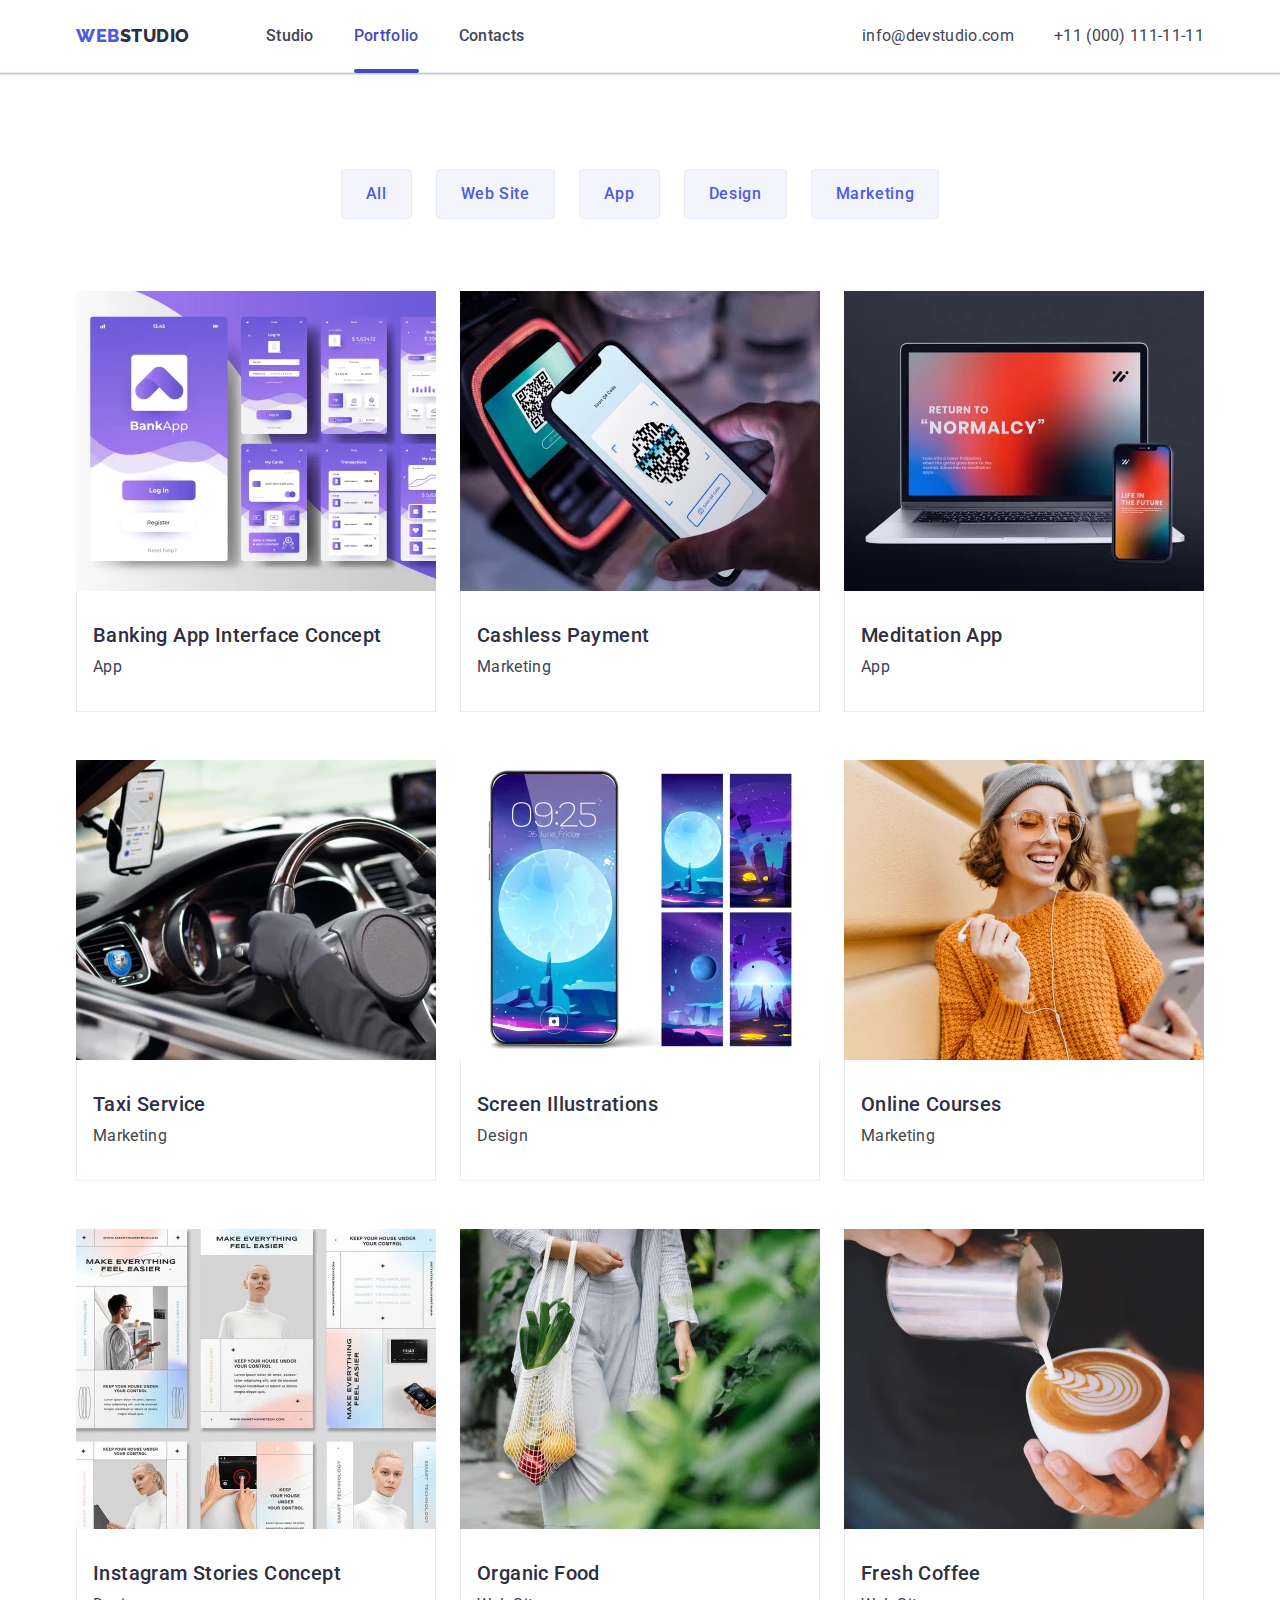
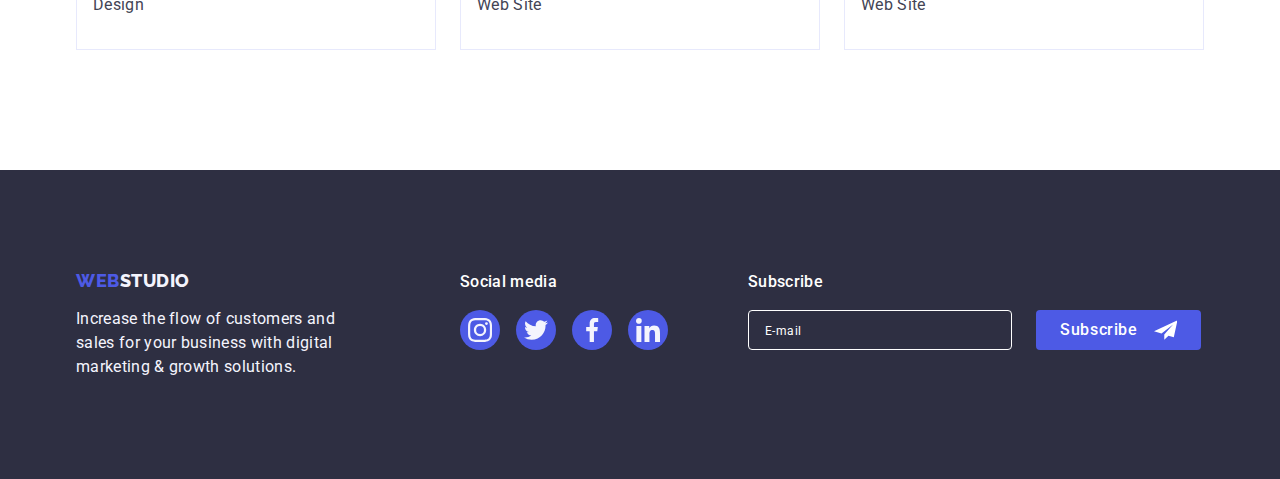
<file: portfolio.html>
<!DOCTYPE html>
<html lang="en">
  <head>
    <meta charset="UTF-8" />
    <meta http-equiv="X-UA-Compatible" content="IE=edge" />
    <meta name="viewport" content="width=device-width, initial-scale=1.0" />
    <meta
      name="description"
      content="Lorem ipsum, dolor sit amet consectetur adipisicing elit. Libero vitae recusandae harum. Lorem ipsum, dolor sit amet consectetur adipisicing elit."
    />
    <title>Portfolio</title>
    <link
      rel="stylesheet"
      href="https://cdn.jsdelivr.net/npm/modern-normalize@1.1.0/modern-normalize.min.css"
    />
    <link rel="preconnect" href="https://fonts.googleapis.com" />
    <link rel="preconnect" href="https://fonts.gstatic.com" crossorigin />
    <link
      href="https://fonts.googleapis.com/css2?family=Raleway:wght@800&family=Roboto:wght@400;500;700;900&display=swap"
      rel="stylesheet"
    />
    <link rel="stylesheet" href="./css/styles.css" />
  </head>
  <body>
    <!-- Header -->
    <header class="header">
      <div class="container container-nav">
        <!-- Logo -->
        <a class="link logo" href="./index.html">
          Web<span class="logo-dark">Studio</span>
        </a>
        <!-- Navigation -->
        <nav class="main-nav">
          <ul class="site-nav list">
            <li class="item">
              <a class="link" href="./index.html">Studio</a>
            </li>
            <li class="item">
              <a class="link current" href="./portfolio.html">Portfolio</a>
            </li>
            <li class="item">
              <a class="link" href="">Contacts</a>
            </li>
          </ul>
        </nav>
        <!-- Contacts -->
        <address class="container-address address">
          <ul class="address-list list">
            <li class="address-list-item">
              <a class="link" href="mailto:info@devstudio.com"
                >info@devstudio.com
              </a>
            </li>
            <li class="address-list-item">
              <a class="link" href="tel:+110001111111">+11 (000) 111-11-11</a>
            </li>
          </ul>
        </address>
        <!-- Mobile menu -->
        <button
          class="menu-toggle js-open-menu"
          aria-expanded="false"
          aria-controls="mobile-menu"
        >
          <svg class="menu-toggle-icon" width="32" height="22">
            <use href="./images/icon.svg#mobile-menu-icon"></use>
          </svg>
        </button>
      </div>
    </header>
    <main>
      <section class="portfolio-section section">
        <!-- Page filter -->
        <div class="container">
          <h1 class="section-title visually-hidden">Page Filter</h1>
          <ul class="filter-list list">
            <li>
              <button class="portfolio-button button" type="button">All</button>
            </li>
            <li>
              <button class="portfolio-button button" type="button">
                Web Site
              </button>
            </li>
            <li>
              <button class="portfolio-button button" type="button">App</button>
            </li>
            <li>
              <button class="portfolio-button button" type="button">
                Design
              </button>
            </li>
            <li>
              <button class="portfolio-button button" type="button">
                Marketing
              </button>
            </li>
          </ul>
          <!-- Work examples -->
          <ul class="portfolio-list list">
            <li class="portfolio-item">
              <a class="portfolio-link link" href="">
                <div class="product-wrapper">
                  <picture>
                    <!-- webp -->
                    <source
                      media="(min-width: 1158px)"
                      srcset="
                        ./images/portfolio-images/desctop/work-example1_desc@1x.webp 1x,
                        ./images/portfolio-images/desctop/work-example1_desc@2x.webp 2x
                      "
                      type="image/webp"
                    />
                    <!-- jpeg -->
                    <source
                      media="(min-width: 1158px)"
                      srcset="
                        ./images/portfolio-images/desctop/work-example1_desc@1x.jpg 1x,
                        ./images/portfolio-images/desctop/work-example1_desc@2x.jpg 2x
                      "
                      type="image/jpg"
                    />
                    <!-- webp -->
                    <source
                      media="(min-width: 768px)"
                      srcset="
                        ./images/portfolio-images/tablet/work-example1_tab@1x.webp 1x,
                        ./images/portfolio-images/tablet/work-example1_tab@2x.webp 2x
                      "
                      type="image/webp"
                    />
                    <!-- jpeg -->
                    <source
                      media="(min-width: 768px)"
                      srcset="
                        ./images/portfolio-images/tablet/work-example1_tab@1x.jpg 1x,
                        ./images/portfolio-images/tablet/work-example1_tab@2x.jpg 2x
                      "
                      type="image/jpg"
                    />
                    <!-- webp -->
                    <source
                      media="(max-width: 767px)"
                      srcset="
                        ./images/portfolio-images/mobile/work-example1_mob@1x.webp 1x,
                        ./images/portfolio-images/mobile/work-example1_mob@2x.webp 2x
                      "
                      type="image/webp"
                    />
                    <!-- jpeg -->
                    <source
                      media="(max-width: 767px)"
                      srcset="
                        ./images/portfolio-images/mobile/work-example1_mob@1x.jpg 1x,
                        ./images/portfolio-images/mobile/work-example1_mob@2x.jpg 2x
                      "
                      type="image/jpg"
                    />
                    <img
                      src="./images/portfolio-images/mobile/work-example1_mob@1x.jpg"
                      alt="Example of a banking app interface"
                      width="396"
                      height="300"
                      loading="lazy"
                    />
                  </picture>
                  <div class="overlay">
                    <p class="overlay-descr">
                      14 Stylish and User-Friendly App Design Concepts · Task
                      Manager App · Calorie Tracker App · Exotic Fruit Ecommerce
                      App · Cloud Storage App
                    </p>
                  </div>
                </div>
                <div class="portfolio-descr">
                  <h2 class="portfolio-sub-title">
                    Banking App Interface Concept
                  </h2>
                  <p class="portfolio-work-descr">App</p>
                </div>
              </a>
            </li>
            <li class="portfolio-item">
              <a class="portfolio-link link" href="">
                <div class="product-wrapper">
                  <picture>
                    <!-- webp -->
                    <source
                      media="(min-width: 1158px)"
                      srcset="
                        ./images/portfolio-images/desctop/work-example2_desc@1x.webp 1x,
                        ./images/portfolio-images/desctop/work-example2_desc@2x.webp 2x
                      "
                      type="image/webp"
                    />
                    <!-- jpeg -->
                    <source
                      media="(min-width: 1158px)"
                      srcset="
                        ./images/portfolio-images/desctop/work-example2_desc@1x.jpg 1x,
                        ./images/portfolio-images/desctop/work-example2_desc@2x.jpg 2x
                      "
                      type="image/jpg"
                    />
                    <!-- webp -->
                    <source
                      media="(min-width: 768px)"
                      srcset="
                        ./images/portfolio-images/tablet/work-example2_tab@1x.webp 1x,
                        ./images/portfolio-images/tablet/work-example2_tab@2x.webp 2x
                      "
                      type="image/webp"
                    />
                    <!-- jpeg -->
                    <source
                      media="(min-width: 768px)"
                      srcset="
                        ./images/portfolio-images/tablet/work-example2_tab@1x.jpg 1x,
                        ./images/portfolio-images/tablet/work-example2_tab@2x.jpg 2x
                      "
                      type="image/jpg"
                    />
                    <!-- webp -->
                    <source
                      media="(max-width: 767px)"
                      srcset="
                        ./images/portfolio-images/mobile/work-example2_mob@1x.webp 1x,
                        ./images/portfolio-images/mobile/work-example2_mob@2x.webp 2x
                      "
                      type="image/webp"
                    />
                    <!-- jpeg -->
                    <source
                      media="(max-width: 767px)"
                      srcset="
                        ./images/portfolio-images/mobile/work-example2_mob@1x.jpg 1x,
                        ./images/portfolio-images/mobile/work-example2_mob@2x.jpg 2x
                      "
                      type="image/jpg"
                    />
                    <img
                      src="./images/portfolio-images/mobile/work-example2_mob@1x.jpg"
                      alt="Example of a banking app interface"
                      width="396"
                      height="300"
                      loading="lazy"
                    />
                  </picture>
                  <div class="overlay">
                    <p class="overlay-descr">
                      14 Stylish and User-Friendly App Design Concepts · Task
                      Manager App · Calorie Tracker App · Exotic Fruit Ecommerce
                      App · Cloud Storage App
                    </p>
                  </div>
                </div>
                <div class="portfolio-descr">
                  <h2 class="portfolio-sub-title">Cashless Payment</h2>
                  <p class="portfolio-work-descr">Marketing</p>
                </div>
              </a>
            </li>
            <li class="portfolio-item">
              <a class="portfolio-link link" href="">
                <div class="product-wrapper">
                  <picture>
                    <!-- webp -->
                    <source
                      media="(min-width: 1158px)"
                      srcset="
                        ./images/portfolio-images/desctop/work-example3_desc@1x.webp 1x,
                        ./images/portfolio-images/desctop/work-example3_desc@2x.webp 2x
                      "
                      type="image/webp"
                    />
                    <!-- jpeg -->
                    <source
                      media="(min-width: 1158px)"
                      srcset="
                        ./images/portfolio-images/desctop/work-example3_desc@1x.jpg 1x,
                        ./images/portfolio-images/desctop/work-example3_desc@2x.jpg 2x
                      "
                      type="image/jpg"
                    />
                    <!-- webp -->
                    <source
                      media="(min-width: 768px)"
                      srcset="
                        ./images/portfolio-images/tablet/work-example3_tab@1x.webp 1x,
                        ./images/portfolio-images/tablet/work-example3_tab@2x.webp 2x
                      "
                      type="image/webp"
                    />
                    <!-- jpeg -->
                    <source
                      media="(min-width: 768px)"
                      srcset="
                        ./images/portfolio-images/tablet/work-example3_tab@1x.jpg 1x,
                        ./images/portfolio-images/tablet/work-example3_tab@2x.jpg 2x
                      "
                      type="image/jpg"
                    />
                    <!-- webp -->
                    <source
                      media="(max-width: 767px)"
                      srcset="
                        ./images/portfolio-images/mobile/work-example3_mob@1x.webp 1x,
                        ./images/portfolio-images/mobile/work-example3_mob@2x.webp 2x
                      "
                      type="image/webp"
                    />
                    <!-- jpeg -->
                    <source
                      media="(max-width: 767px)"
                      srcset="
                        ./images/portfolio-images/mobile/work-example3_mob@1x.jpg 1x,
                        ./images/portfolio-images/mobile/work-example3_mob@2x.jpg 2x
                      "
                      type="image/jpg"
                    />
                    <img
                      src="./images/portfolio-images/mobile/work-example3_mob@1x.jpg"
                      alt="Example of a banking app interface"
                      width="396"
                      height="300"
                      loading="lazy"
                    />
                  </picture>
                  <div class="overlay">
                    <p class="overlay-descr">
                      14 Stylish and User-Friendly App Design Concepts · Task
                      Manager App · Calorie Tracker App · Exotic Fruit Ecommerce
                      App · Cloud Storage App
                    </p>
                  </div>
                </div>
                <div class="portfolio-descr">
                  <h2 class="portfolio-sub-title">Meditation App</h2>
                  <p class="portfolio-work-descr">App</p>
                </div>
              </a>
            </li>
            <li class="portfolio-item">
              <a class="portfolio-link link" href="">
                <div class="product-wrapper">
                  <picture>
                    <!-- webp -->
                    <source
                      media="(min-width: 1158px)"
                      srcset="
                        ./images/portfolio-images/desctop/work-example4_desc@1x.webp 1x,
                        ./images/portfolio-images/desctop/work-example4_desc@2x.webp 2x
                      "
                      type="image/webp"
                    />
                    <!-- jpeg -->
                    <source
                      media="(min-width: 1158px)"
                      srcset="
                        ./images/portfolio-images/desctop/work-example4_desc@1x.jpg 1x,
                        ./images/portfolio-images/desctop/work-example4_desc@2x.jpg 2x
                      "
                      type="image/jpg"
                    />
                    <!-- webp -->
                    <source
                      media="(min-width: 768px)"
                      srcset="
                        ./images/portfolio-images/tablet/work-example4_tab@1x.webp 1x,
                        ./images/portfolio-images/tablet/work-example4_tab@2x.webp 2x
                      "
                      type="image/webp"
                    />
                    <!-- jpeg -->
                    <source
                      media="(min-width: 768px)"
                      srcset="
                        ./images/portfolio-images/tablet/work-example4_tab@1x.jpg 1x,
                        ./images/portfolio-images/tablet/work-example4_tab@2x.jpg 2x
                      "
                      type="image/jpg"
                    />
                    <!-- webp -->
                    <source
                      media="(max-width: 767px)"
                      srcset="
                        ./images/portfolio-images/mobile/work-example4_mob@1x.webp 1x,
                        ./images/portfolio-images/mobile/work-example4_mob@2x.webp 2x
                      "
                      type="image/webp"
                    />
                    <!-- jpeg -->
                    <source
                      media="(max-width: 767px)"
                      srcset="
                        ./images/portfolio-images/mobile/work-example4_mob@1x.jpg 1x,
                        ./images/portfolio-images/mobile/work-example4_mob@2x.jpg 2x
                      "
                      type="image/jpg"
                    />
                    <img
                      src="./images/portfolio-images/mobile/work-example4_mob@1x.jpg"
                      alt="Example of a banking app interface"
                      width="396"
                      height="300"
                      loading="lazy"
                    />
                  </picture>
                  <div class="overlay">
                    <p class="overlay-descr">
                      14 Stylish and User-Friendly App Design Concepts · Task
                      Manager App · Calorie Tracker App · Exotic Fruit Ecommerce
                      App · Cloud Storage App
                    </p>
                  </div>
                </div>
                <div class="portfolio-descr">
                  <h2 class="portfolio-sub-title">Taxi Service</h2>
                  <p class="portfolio-work-descr">Marketing</p>
                </div>
              </a>
            </li>
            <li class="portfolio-item">
              <a class="portfolio-link link" href="">
                <div class="product-wrapper">
                  <picture>
                    <!-- webp -->
                    <source
                      media="(min-width: 1158px)"
                      srcset="
                        ./images/portfolio-images/desctop/work-example5_desc@1x.webp 1x,
                        ./images/portfolio-images/desctop/work-example5_desc@2x.webp 2x
                      "
                      type="image/webp"
                    />
                    <!-- jpeg -->
                    <source
                      media="(min-width: 1158px)"
                      srcset="
                        ./images/portfolio-images/desctop/work-example5_desc@1x.jpg 1x,
                        ./images/portfolio-images/desctop/work-example5_desc@2x.jpg 2x
                      "
                      type="image/jpg"
                    />
                    <!-- webp -->
                    <source
                      media="(min-width: 768px)"
                      srcset="
                        ./images/portfolio-images/tablet/work-example5_tab@1x.webp 1x,
                        ./images/portfolio-images/tablet/work-example5_tab@2x.webp 2x
                      "
                      type="image/webp"
                    />
                    <!-- jpeg -->
                    <source
                      media="(min-width: 768px)"
                      srcset="
                        ./images/portfolio-images/tablet/work-example5_tab@1x.jpg 1x,
                        ./images/portfolio-images/tablet/work-example5_tab@2x.jpg 2x
                      "
                      type="image/jpg"
                    />
                    <!-- webp -->
                    <source
                      media="(max-width: 767px)"
                      srcset="
                        ./images/portfolio-images/mobile/work-example5_mob@1x.webp 1x,
                        ./images/portfolio-images/mobile/work-example5_mob@2x.webp 2x
                      "
                      type="image/webp"
                    />
                    <!-- jpeg -->
                    <source
                      media="(max-width: 767px)"
                      srcset="
                        ./images/portfolio-images/mobile/work-example5_mob@1x.jpg 1x,
                        ./images/portfolio-images/mobile/work-example5_mob@2x.jpg 2x
                      "
                      type="image/jpg"
                    />
                    <img
                      src="./images/portfolio-images/mobile/work-example5_mob@1x.jpg"
                      alt="Example of a banking app interface"
                      width="396"
                      height="300"
                      loading="lazy"
                    />
                  </picture>
                  <div class="overlay">
                    <p class="overlay-descr">
                      14 Stylish and User-Friendly App Design Concepts · Task
                      Manager App · Calorie Tracker App · Exotic Fruit Ecommerce
                      App · Cloud Storage App
                    </p>
                  </div>
                </div>
                <div class="portfolio-descr">
                  <h2 class="portfolio-sub-title">Screen Illustrations</h2>
                  <p class="portfolio-work-descr">Design</p>
                </div>
              </a>
            </li>
            <li class="portfolio-item">
              <a class="portfolio-link link" href="">
                <div class="product-wrapper">
                  <picture>
                    <!-- webp -->
                    <source
                      media="(min-width: 1158px)"
                      srcset="
                        ./images/portfolio-images/desctop/work-example6_desc@1x.webp 1x,
                        ./images/portfolio-images/desctop/work-example6_desc@2x.webp 2x
                      "
                      type="image/webp"
                    />
                    <!-- jpeg -->
                    <source
                      media="(min-width: 1158px)"
                      srcset="
                        ./images/portfolio-images/desctop/work-example6_desc@1x.jpg 1x,
                        ./images/portfolio-images/desctop/work-example6_desc@2x.jpg 2x
                      "
                      type="image/jpg"
                    />
                    <!-- webp -->
                    <source
                      media="(min-width: 768px)"
                      srcset="
                        ./images/portfolio-images/tablet/work-example6_tab@1x.webp 1x,
                        ./images/portfolio-images/tablet/work-example6_tab@2x.webp 2x
                      "
                      type="image/webp"
                    />
                    <!-- jpeg -->
                    <source
                      media="(min-width: 768px)"
                      srcset="
                        ./images/portfolio-images/tablet/work-example6_tab@1x.jpg 1x,
                        ./images/portfolio-images/tablet/work-example6_tab@2x.jpg 2x
                      "
                      type="image/jpg"
                    />
                    <!-- webp -->
                    <source
                      media="(max-width: 767px)"
                      srcset="
                        ./images/portfolio-images/mobile/work-example6_mob@1x.webp 1x,
                        ./images/portfolio-images/mobile/work-example6_mob@2x.webp 2x
                      "
                      type="image/webp"
                    />
                    <!-- jpeg -->
                    <source
                      media="(max-width: 767px)"
                      srcset="
                        ./images/portfolio-images/mobile/work-example6_mob@1x.jpg 1x,
                        ./images/portfolio-images/mobile/work-example6_mob@2x.jpg 2x
                      "
                      type="image/jpg"
                    />
                    <img
                      src="./images/portfolio-images/mobile/work-example6_mob@1x.jpg"
                      alt="Example of a banking app interface"
                      width="396"
                      height="300"
                      loading="lazy"
                    />
                  </picture>
                  <div class="overlay">
                    <p class="overlay-descr">
                      14 Stylish and User-Friendly App Design Concepts · Task
                      Manager App · Calorie Tracker App · Exotic Fruit Ecommerce
                      App · Cloud Storage App
                    </p>
                  </div>
                </div>
                <div class="portfolio-descr">
                  <h2 class="portfolio-sub-title">Online Courses</h2>
                  <p class="portfolio-work-descr">Marketing</p>
                </div>
              </a>
            </li>
            <li class="portfolio-item">
              <a class="portfolio-link link" href="">
                <div class="product-wrapper">
                  <picture>
                    <!-- webp -->
                    <source
                      media="(min-width: 1158px)"
                      srcset="
                        ./images/portfolio-images/desctop/work-example7_desc@1x.webp 1x,
                        ./images/portfolio-images/desctop/work-example7_desc@2x.webp 2x
                      "
                      type="image/webp"
                    />
                    <!-- jpeg -->
                    <source
                      media="(min-width: 1158px)"
                      srcset="
                        ./images/portfolio-images/desctop/work-example7_desc@1x.jpg 1x,
                        ./images/portfolio-images/desctop/work-example7_desc@2x.jpg 2x
                      "
                      type="image/jpg"
                    />
                    <!-- webp -->
                    <source
                      media="(min-width: 768px)"
                      srcset="
                        ./images/portfolio-images/tablet/work-example7_tab@1x.webp 1x,
                        ./images/portfolio-images/tablet/work-example7_tab@2x.webp 2x
                      "
                      type="image/webp"
                    />
                    <!-- jpeg -->
                    <source
                      media="(min-width: 768px)"
                      srcset="
                        ./images/portfolio-images/tablet/work-example7_tab@1x.jpg 1x,
                        ./images/portfolio-images/tablet/work-example7_tab@2x.jpg 2x
                      "
                      type="image/jpg"
                    />
                    <!-- webp -->
                    <source
                      media="(max-width: 767px)"
                      srcset="
                        ./images/portfolio-images/mobile/work-example7_mob@1x.webp 1x,
                        ./images/portfolio-images/mobile/work-example7_mob@2x.webp 2x
                      "
                      type="image/webp"
                    />
                    <!-- jpeg -->
                    <source
                      media="(max-width: 767px)"
                      srcset="
                        ./images/portfolio-images/mobile/work-example7_mob@1x.jpg 1x,
                        ./images/portfolio-images/mobile/work-example7_mob@2x.jpg 2x
                      "
                      type="image/jpg"
                    />
                    <img
                      src="./images/portfolio-images/mobile/work-example7_mob@1x.jpg"
                      alt="Example of a banking app interface"
                      width="396"
                      height="300"
                      loading="lazy"
                    />
                  </picture>
                  <div class="overlay">
                    <p class="overlay-descr">
                      14 Stylish and User-Friendly App Design Concepts · Task
                      Manager App · Calorie Tracker App · Exotic Fruit Ecommerce
                      App · Cloud Storage App
                    </p>
                  </div>
                </div>
                <div class="portfolio-descr">
                  <h2 class="portfolio-sub-title">Instagram Stories Concept</h2>
                  <p class="portfolio-work-descr">Design</p>
                </div>
              </a>
            </li>
            <li class="portfolio-item">
              <a class="portfolio-link link" href="">
                <div class="product-wrapper">
                  <picture>
                    <!-- webp -->
                    <source
                      media="(min-width: 1158px)"
                      srcset="
                        ./images/portfolio-images/desctop/work-example8_desc@1x.webp 1x,
                        ./images/portfolio-images/desctop/work-example8_desc@2x.webp 2x
                      "
                      type="image/webp"
                    />
                    <!-- jpeg -->
                    <source
                      media="(min-width: 1158px)"
                      srcset="
                        ./images/portfolio-images/desctop/work-example8_desc@1x.jpg 1x,
                        ./images/portfolio-images/desctop/work-example8_desc@2x.jpg 2x
                      "
                      type="image/jpg"
                    />
                    <!-- webp -->
                    <source
                      media="(min-width: 768px)"
                      srcset="
                        ./images/portfolio-images/tablet/work-example8_tab@1x.webp 1x,
                        ./images/portfolio-images/tablet/work-example8_tab@2x.webp 2x
                      "
                      type="image/webp"
                    />
                    <!-- jpeg -->
                    <source
                      media="(min-width: 768px)"
                      srcset="
                        ./images/portfolio-images/tablet/work-example8_tab@1x.jpg 1x,
                        ./images/portfolio-images/tablet/work-example8_tab@2x.jpg 2x
                      "
                      type="image/jpg"
                    />
                    <!-- webp -->
                    <source
                      media="(max-width: 767px)"
                      srcset="
                        ./images/portfolio-images/mobile/work-example8_mob@1x.webp 1x,
                        ./images/portfolio-images/mobile/work-example8_mob@2x.webp 2x
                      "
                      type="image/webp"
                    />
                    <!-- jpeg -->
                    <source
                      media="(max-width: 767px)"
                      srcset="
                        ./images/portfolio-images/mobile/work-example8_mob@1x.jpg 1x,
                        ./images/portfolio-images/mobile/work-example8_mob@2x.jpg 2x
                      "
                      type="image/jpg"
                    />
                    <img
                      src="./images/portfolio-images/mobile/work-example8_mob@1x.jpg"
                      alt="Example of a banking app interface"
                      width="396"
                      height="300"
                      loading="lazy"
                    />
                  </picture>
                  <div class="overlay">
                    <p class="overlay-descr">
                      14 Stylish and User-Friendly App Design Concepts · Task
                      Manager App · Calorie Tracker App · Exotic Fruit Ecommerce
                      App · Cloud Storage App
                    </p>
                  </div>
                </div>
                <div class="portfolio-descr">
                  <h2 class="portfolio-sub-title">Organic Food</h2>
                  <p class="portfolio-work-descr">Web Site</p>
                </div>
              </a>
            </li>
            <li class="portfolio-item">
              <a class="portfolio-link link" href="">
                <div class="product-wrapper">
                  <picture>
                    <!-- webp -->
                    <source
                      media="(min-width: 1158px)"
                      srcset="
                        ./images/portfolio-images/desctop/work-example9_desc@1x.webp 1x,
                        ./images/portfolio-images/desctop/work-example9_desc@2x.webp 2x
                      "
                      type="image/webp"
                    />
                    <!-- jpeg -->
                    <source
                      media="(min-width: 1158px)"
                      srcset="
                        ./images/portfolio-images/desctop/work-example9_desc@1x.jpg 1x,
                        ./images/portfolio-images/desctop/work-example9_desc@2x.jpg 2x
                      "
                      type="image/jpg"
                    />
                    <!-- webp -->
                    <source
                      media="(min-width: 768px)"
                      srcset="
                        ./images/portfolio-images/tablet/work-example9_tab@1x.webp 1x,
                        ./images/portfolio-images/tablet/work-example9_tab@2x.webp 2x
                      "
                      type="image/webp"
                    />
                    <!-- jpeg -->
                    <source
                      media="(min-width: 768px)"
                      srcset="
                        ./images/portfolio-images/tablet/work-example9_tab@1x.jpg 1x,
                        ./images/portfolio-images/tablet/work-example9_tab@2x.jpg 2x
                      "
                      type="image/jpg"
                    />
                    <!-- webp -->
                    <source
                      media="(max-width: 767px)"
                      srcset="
                        ./images/portfolio-images/mobile/work-example9_mob@1x.webp 1x,
                        ./images/portfolio-images/mobile/work-example9_mob@2x.webp 2x
                      "
                      type="image/webp"
                    />
                    <!-- jpeg -->
                    <source
                      media="(max-width: 767px)"
                      srcset="
                        ./images/portfolio-images/mobile/work-example9_mob@1x.jpg 1x,
                        ./images/portfolio-images/mobile/work-example9_mob@2x.jpg 2x
                      "
                      type="image/jpg"
                    />
                    <img
                      src="./images/portfolio-images/mobile/work-example9_mob@1x.jpg"
                      alt="Example of a banking app interface"
                      width="396"
                      height="300"
                      loading="lazy"
                    />
                  </picture>
                  <div class="overlay">
                    <p class="overlay-descr">
                      14 Stylish and User-Friendly App Design Concepts · Task
                      Manager App · Calorie Tracker App · Exotic Fruit Ecommerce
                      App · Cloud Storage App
                    </p>
                  </div>
                </div>
                <div class="portfolio-descr">
                  <h2 class="portfolio-sub-title">Fresh Coffee</h2>
                  <p class="portfolio-work-descr">Web Site</p>
                </div>
              </a>
            </li>
          </ul>
        </div>
      </section>
    </main>
    <!-- Footer section -->
    <footer class="footer">
      <div class="footer-content tablet-container container">
        <div class="footer-logo-section">
          <a class="link logo" href="./index.html">
            Web<span class="logo-light">Studio</span>
          </a>
          <p class="footer-text">
            Increase the flow of customers and sales for your business with
            digital marketing & growth solutions.
          </p>
        </div>
        <div class="footer-socials-section">
          <p class="footer-header">Social media</p>
          <ul class="list footer-socials">
            <li class="footer-socials-item">
              <a class="link footer-socials-link" href="">
                <svg class="footer-socials-icon" width="24" height="24">
                  <use href="./images/icon.svg#instagram"></use>
                </svg>
              </a>
            </li>
            <li class="footer-socials-item">
              <a class="link footer-socials-link" href="">
                <svg class="footer-socials-icon" width="24" height="24">
                  <use href="./images/icon.svg#twitter"></use>
                </svg>
              </a>
            </li>
            <li class="footer-socials-item">
              <a class="link footer-socials-link" href="">
                <svg class="footer-socials-icon" width="24" height="24">
                  <use href="./images/icon.svg#facebook"></use>
                </svg>
              </a>
            </li>
            <li class="footer-socials-item">
              <a class="link footer-socials-link" href="">
                <svg class="footer-socials-icon" width="24" height="24">
                  <use href="./images/icon.svg#linkedin"></use>
                </svg>
              </a>
            </li>
          </ul>
        </div>
        <!-- Footer subscr -->
        <div class="footer-subscr-section">
          <p class="footer-header">Subscribe</p>
          <form class="newsletter-form">
            <label class="newsletter-form-field">
              <input
                class="newsletter-form-input"
                type="email"
                name="user_email"
                placeholder="E-mail"
              />
            </label>
            <button class="button newsletter-btn" type="submit">
              Subscribe
              <svg class="newsletter-icon" width="24" height="20">
                <use href="./images/icon.svg#newsletter-btn-icon"></use>
              </svg>
            </button>
          </form>
        </div>
      </div>
    </footer>
  </body>
</html>
</file>
<file: css/styles.css>
/*
  |============================
  | Root properties
  |============================
*/
:root {
    /* Colors */
    --text-color: #434455;
    --dark-color: #2E2F42;
    --subtle-text: #8E8F99;
    --white-color: #FFFFFF;
    --cloud-color: #F4F4FD;
    --cornflower-accent: #E7E9FC;
    --modal-bcg: #FCFCFC;
    --primary-brand: #4D5AE5;
    --pressed-state-color: #404BBF;
    --success-color: #31D0AA;
    --navyblue-modal: rgba(46, 47, 66, 0.4);
}

/*
  |============================
  | Global styles
  |============================
*/
body {
    font-family: "Roboto", sans-serif;
    color: var(--text-color);
    background-color: var(--white-color);
}

/* Global reset */
h1,
h2,
h3,
h4,
h5,
h6,
p {
    margin-top: 0;
    margin-bottom: 0;
}

img {
    display: block;
    max-width: 100%;
    height: auto;
}

/* Global link styles */
.link {
    text-decoration: none;
    color: currentColor;
}

/* Global list styles */
.list {
    margin-top: 0;
    margin-bottom: 0;
    padding-left: 0;

    list-style: none;
}

/* Global container styles */
.container {
    min-width: 320px;
    max-width: 428px;
    margin-left: auto;
    margin-right: auto;
    padding-left: 16px;
    padding-right: 16px;

    /* outline: 1px solid red;
    outline-offset: 2px; */
}

@media only screen and (min-width: 768px) {
.container {
    max-width: 768px;
  }
}

@media only screen and (min-width: 1158px) {
.container {
    max-width: 1158px;
    padding-left: 15px;
    padding-right: 15px;
 }
}

/* Global button styles*/
.button {
    padding: 12px 24px;

    text-align: center;
    font-family: inherit;
    font-size: 16px;
    font-weight: 500;
    letter-spacing: 0.04em;
    line-height: 1.5;
    cursor: pointer;

    border-radius: 4px;
    border: 1px solid var(--cornflower-accent);
    color: var(--primary-brand);
    background-color: var(--cloud-color);
}

/* Global section styles */
.section {
    padding-top: 96px;
    padding-bottom: 96px;
    margin-left: auto;
    margin-right: auto;
}
@media only screen and (min-width: 1158px) {
.section {
    padding-top: 120px;
    padding-bottom: 120px;
  }
}

.section-title {
    margin-bottom: 72px;

    font-weight: 700;
    font-size: 36px;
    line-height: 1.1;
    text-transform: capitalize;
    text-align: center;

    color: var(--dark-color);
}

/* Global logo styles */
.logo {
    font-family: "Raleway", sans-serif;
    font-weight: 800;
    font-size: 18px;
    line-height: 1.17;
    letter-spacing: 0.03em;
    text-transform: uppercase;
    align-items: center;

    color: var(--primary-brand);
}

.logo-dark {
    color: var(--dark-color);
}

.logo-light {
    color: var(--cloud-color)
}

/* Global footer styles */
.footer {
    padding-top: 100px;
    padding-bottom: 100px;

    background-color: var(--dark-color);
}

/* Hidden headers */
.visually-hidden {
    position: absolute;

    width: 1px;
    height: 1px;
    margin: -1px;
    border: 0;
    padding: 0;

    white-space: nowrap;
    clip-path: inset(100%);
    clip: rect(0 0 0 0);
    overflow: hidden;
}

/*
  |============================
  | Index styles
  |============================
*/

/* Site nav*/
.header {
    border-bottom: 1px solid var(--cornflower-accent);
    box-shadow: 
        0px 2px 1px rgba(46, 47, 66, 0.08), 
        0px 1px 1px rgba(46, 47, 66, 0.16), 
        0px 1px 6px rgba(46, 47, 66, 0.08);
}

.container-nav {
    display: flex;
    align-items: center;
}

.logo {
    padding: 24px 0;
    margin-right: auto;  
}

@media only screen and (min-width: 1158px) {
.logo {
    margin-right: 76px;
  }
}

.site-nav {
    display: flex;
    gap: 40px;
}

.site-nav .link {
    display: block;
    position: relative;

    padding-top: 24px;
    padding-bottom: 24px;

    font-weight: 500;
    line-height: 1.5;
    letter-spacing: 0.02em;

    transition-property: color;
    transition-duration: 250ms;
    transition-timing-function: 
        cubic-bezier(0.4, 0, 0.2, 1);
}

.site-nav .link:hover,
.link:focus {
    color: var(--pressed-state-color);
}

.current {
    color: var(--pressed-state-color);
}

.current::after {
    content: "";
    position: absolute;
    bottom: -1px;
    left: 0;
    display: block;

    width: 100%;
    height: 4px;

    border-radius: 2px;
    background-color: var(--pressed-state-color);
}

@media only screen and (max-width: 767px) {
.main-nav {
    display: none;
  }
}

/* Contacts */
.container-address {
    display: flex;
    margin-left: auto;
}

.address-list {
    display: flex;
}

.address .link {
    font-style: normal;
    font-weight: 400;
    font-size: 12px;
    line-height: 1.17;
    letter-spacing: 0.04em;

    transition-property: color;
    transition-duration: 250ms;
    transition-timing-function:
        cubic-bezier(0.4, 0, 0.2, 1);
}

.address .link:hover,
.link:focus {
    color: var(--pressed-state-color);
}

@media only screen and (max-width: 767px) {
    .container-address {
        display: none;
    }
}

@media only screen and (min-width: 768px) {
    .address-list {
        flex-direction: column;
        row-gap: 12px;
    }
}

@media only screen and (min-width: 1158px) {
    .address-list {
        flex-direction: row;
        gap: 40px;
    }
    .address .link {
        font-size: 16px;
        line-height: 1.5;
        letter-spacing: 0.02em;
   }
}

/* Hero */
.hero {
    max-width: 1440px;
    margin-left: auto;
    margin-right: auto;
    padding-top: 112px;
    padding-bottom: 112px;
    
    
    background-color: var(--dark-color);
    background-repeat: no-repeat;
    background-position: center;
    background-size: cover;
    
}

.hero-title {
    display: block;

    max-width: 320px;
    margin-left: auto;
    margin-right: auto;
    margin-bottom: 72px;

    font-weight: 700;
    font-size: 36px;
    line-height: 1.11;
    text-align: center;
    letter-spacing: 0.02em;

    color: var(--white-color);
}

.hero .button {
    display: block;
    
    min-width: 169px;
    height: 56px;
    margin-left: auto;
    margin-right: auto;
    
    border: none;
    color: var(--white-color);
    background-color: var(--primary-brand);

    transition-property: background-color;
    transition-duration: 250ms;
    transition-timing-function: 
        cubic-bezier(0.4, 0, 0.2, 1);
}

.hero .button:hover,
.button:focus {
    background-color: var(--pressed-state-color)
}

@media only screen and (max-width: 428px) {
    .hero {
        background-image:
        linear-gradient(rgba(46, 47, 66, 0.7), rgba(46, 47, 66, 0.7)),
        url(../images/hero-image/hero-mob_428@1x.jpg);
    }

    @media (min-device-pixel-ratio: 2),
        (-webkit-min-device-pixel-ratio: 2),
        (min-resolution: 192dpi),
        (min-resolution: 2dppx) {
        .hero {
            background-image:
            linear-gradient(rgba(46, 47, 66, 0.7), rgba(46, 47, 66, 0.7)),
            url(../images/hero-image/hero-mob_856@2x.jpg);
        }
    }
}

@media only screen and (min-width: 429px) and (max-width: 768px) {
    .hero {
        background-image: 
        linear-gradient(rgba(46, 47, 66, 0.7), rgba(46, 47, 66, 0.7)),
        url(../images/hero-image/hero-tabl_768@1x.jpg);
    }

    @media (min-device-pixel-ratio: 2),
        (-webkit-min-device-pixel-ratio: 2),
        (min-resolution: 192dpi),
        (min-resolution: 2dppx) {
        .hero {
            background-image:
            linear-gradient(rgba(46, 47, 66, 0.7), rgba(46, 47, 66, 0.7)),
            url(../images/hero-image/hero-tabl_1536@2x.jpg);
        }
    }
}

@media only screen and (min-width: 769px) {
    .hero {
        background-image: 
        linear-gradient(rgba(46, 47, 66, 0.7), rgba(46, 47, 66, 0.7)),
        url(../images/hero-image/hero-desc_1140@1x.jpg);
    }

    @media (min-device-pixel-ratio: 2),
        (min-resolution: 192dpi),
        (min-resolution: 2dppx) {
        .hero {
            background-image:
            linear-gradient(rgba(46, 47, 66, 0.7), rgba(46, 47, 66, 0.7)),
            url(../images/hero-image/hero-desc_2280@2x.jpg);
        }
    }
}

@media only screen and (min-width: 768px) {
    .hero-title {
        max-width: 496px;
        margin-bottom: 36px;

        font-size: 56px;
        line-height: 1.07;
    }
}

@media only screen and (min-width: 1158px) {
    .hero {
        padding-top: 188px;
        padding-bottom: 188px;
    }

    .hero-title {
        margin-bottom: 48px;
    }
}

/* Benefits */
.benefits-section {
    padding-left: 0;
    padding-right: 0;
}

.benefits-list {
    display: flex;
    flex-direction: column;
    row-gap: 72px;    
}

.benefits-bgc-icon {
    display: flex;
    justify-content: center;
    align-items: center;
    
    width: 264px;
    height: 112px;
    margin-bottom: 8px;
    
    border-radius: 4px;
    background-color: var(--cloud-color);
}

.benefits-sub-title {
    margin-bottom: 8px;

    font-weight: 700;
    font-size: 36px;
    line-height: 1.11;
    text-align: center;
    letter-spacing: 0.02em;

    color: var(--dark-color);
}

.benefits-text {
    font-weight: 500;
    font-size: 16px;
    line-height: 1.5;
    letter-spacing: 0.02em;
}


@media only screen and (min-width: 768px) {
.benefits-list {
    flex-direction: row;
    flex-wrap: wrap;
    column-gap: 24px;
  }
.benefits-descr {
    flex-basis: calc((100% - 24px) / 2);
  }
.benefits-sub-title {
    text-align: start;
  }
}

@media only screen and (max-width: 1157px) {
.benefits-bgc-icon {
    display: none;
  }
}

@media only screen and (min-width: 1158px) {
.benefits-section {
    padding-bottom: 0;
  }
.benefits-list {
    flex-direction: row;
    row-gap: 24px;
  }
.benefits-descr {
    flex-basis: calc((100% - 72px) / 4);
  }
.benefits-sub-title {
    font-weight: 500;
    font-size: 20px;
    line-height: 1.2;
  }
.benefits-text {
    font-weight: 400;
  }
}

/* Services */
.services-list {
    display: flex;
    flex-wrap: wrap;
    gap: 24px;
}

.services-descr {
    flex-basis: calc((100% - 48px) / 3);
}

@media only screen and (max-width: 1157px) {
.services-section {
    display: none;
  }
}

/* Team */
.team-section {
    background-color: var(--cloud-color);
}

.team-list {
    display: flex;
    flex-direction: column;
    align-items: center;
    row-gap: 72px;    
}

@media only screen and (min-width: 768px) {
.team-list {
    flex-direction: row;
    justify-content: center;
    flex-wrap: wrap;
    row-gap: 64px;
    column-gap: 24px;
  }
}

.team-card {
    background-color: var(--white-color);
    border-top-left-radius: 0px;
    border-top-right-radius: 0px;
    border-bottom-right-radius: 4px;
    border-bottom-left-radius: 4px;
    box-shadow:
        0px 1px 6px rgba(46, 47, 66, 0.08),
        0px 1px 1px rgba(46, 47, 66, 0.16),
        0px 2px 1px rgba(46, 47, 66, 0.08);
}

.team-sub-title {
    margin-bottom: 8px;

    font-weight: 500;
    font-size: 20px;
    line-height: 1.2;
    text-align: center;
    letter-spacing: 0.02em;

    color: var(--dark-color)
}

.team-list .team-sub-title {
    text-align: center;
}

.member-descr {
    margin-bottom: 8px;

    font-weight: 400;
    font-size: 16px;
    line-height: 1.5;
    text-align: center;
    letter-spacing: 0.02em;
}

.team-descr {
    padding-top: 32px;
    padding-bottom: 32px;
    padding-left: 0;
    padding-right: 0;
}

/* Socials icons */
.socials-list {
    display: flex;
    justify-content: center;
    gap: 24px;
}

.socials-link {
    display: flex;
    justify-content: center;
    align-items: center;

    width: 40px;
    height: 40px;

    border-radius: 50%;
    background-color: var(--primary-brand);
    
    transition-property: background-color;
    transition-duration: 250ms;
    transition-timing-function: 
        cubic-bezier(0.4, 0, 0.2, 1);
}

.socials-link:hover,
.socials-link:focus {
    background-color: var(--pressed-state-color);
}

.socials-icon {
    fill: var(--cloud-color);
}

/* Customers section */
.customers-list {
    display: flex;
    justify-content: center;
    align-items: center;
    flex-wrap: wrap;
    gap: 16px;
}

.customers-item {
    width: calc((100% - 16px) / 2);
    height: 88px;
}

.customers-link {
    display: flex;
    justify-content: center;
    align-items: center;

    height: 100%;
    padding: 16px 32px;
    
    color: var(--subtle-text);
    border: 1px solid var(--subtle-text);
    border-radius: 4px;

    transition-property: border, color;
    transition-duration: 250ms;
    transition-timing-function: 
        cubic-bezier(0.4, 0, 0.2, 1);
}

.customers-link:hover,
.customers-link:focus {
    border: 1px solid var(--pressed-state-color);
    color: var(--pressed-state-color);
}

.customers-icon {
    fill: currentColor;
}

@media only screen and (min-width: 768px) {
.customers-list {
    gap: 24px;
  }

.customers-item {
    width: calc((100% - 48px) / 3);
  }
}

@media only screen and (min-width: 1158px) {
.customers-item {
    width: calc((100% - 120px) / 6);
  }
}

@media only screen and (min-width: 768px) and (max-width: 1157px) {
.tablet-container {
    max-width: 552px;
    padding: 0;
  }
}

/* Footer section */
.footer-content {
    display: flex;
    flex-direction: column;
    align-items: center;
    row-gap: 72px;
}

.footer .logo {
    display: block;

    padding-top: 0;
    padding-bottom: 0;
    margin-bottom: 16px;

    text-align: center;
}

.footer-text {
    display: block;
    
    width: 264px;
    margin-right: auto;

    letter-spacing: 0.02em;
    line-height: 1.5;
    color: var(--cloud-color);
}

.footer-header {
    margin-bottom: 16px;

    text-align: center;
    font-weight: 500;
    font-size: 16px;
    line-height: 0.5;
    letter-spacing: 0.02em;
    line-height: 1.5;

    color: var(--white-color);
}

@media only screen and (min-width: 768px) {
    .footer-content {
        flex-direction: row;
        flex-wrap: wrap;
        column-gap: 24px;
    }

    .footer-header {
        text-align: start;
    }

    .footer .logo {
        text-align: start;
    }
}

@media only screen and (min-width: 1158px) {
    .footer-content {
        align-items: baseline;
        gap: 0;
    }

    .footer-logo-section {
        margin-right: 120px;
    }
}

/* Footer socials */
.footer-socials {
    display: flex;
    justify-content: center;
    gap: 16px;
}

.footer-socials-link {
    display: flex;
    justify-content: center;
    align-items: center;

    width: 40px;
    height: 40px;

    border-radius: 50%;
    background-color: var(--primary-brand);

    transition-property: background-color;
    transition-duration: 250ms;
    transition-timing-function: 
        cubic-bezier(0.4, 0, 0.2, 1);
}

.footer-socials-link:hover,
.footer-socials-link:focus {
    background-color: var(--success-color);
}

.footer-socials-icon {
    fill: var(--cloud-color);
}

@media only screen and (min-width: 1158px) {
.footer-socials-section {
    margin-right: 80px;
  }
}

/* Subscribtion footer form */
.newsletter-form {
    display: flex;
    flex-direction: column;
    align-items: center;
    gap: 16px;
}

.newsletter-form-field {
    width: 398px;
}

@media only screen and (max-width: 427px) {
.newsletter-form-field {
    width: 264px;
  }
}

.newsletter-form-input {
    width: 100%;
    height: 40px;
    padding: 8px 16px;

    color: var(--white-color);
    background-color: transparent;
    border: 1px solid var(--white-color);
    border-radius: 4px;
    outline: transparent;
}

.newsletter-form-input::placeholder {
    color: var(--white-color);
    font-weight: 400;
    font-size: 12px;
    line-height: 2.0;
    letter-spacing: 0.04em;    
}

.newsletter-btn {
    display: flex;
    justify-content: center;
    align-items: center;
    gap: 16px;

    width: 165px;
    height: 40px;

    color: var(--white-color);
    background-color: var(--primary-brand);
    border: none;

    transition-property: background-color;
    transition-duration: 250ms;
    transition-timing-function:
        cubic-bezier(0.4, 0, 0.2, 1);
}

.newsletter-btn:hover,
.newsletter-btn:focus {
    background-color: var(--success-color);
}

@media only screen and (min-width: 768px) {
.newsletter-form {
    flex-direction: row;
    gap: 24px;
  }

.newsletter-form-field {
    width: 264px;
  }
}

@media only screen and (min-width: 1158px) {
.newsletter-form {
    justify-content: center;
    align-items: center;
    gap: 24px;
  }
}

/* Modal */
.backdrop {
    position: fixed;
    top: 0;
    left: 0;
    
    width: 100%;
    height: 100%;

    background-color: rgba(46, 47, 66, 0.4);

    transition-property: opacity, visibility;
    transition-duration: 250ms;
    transition-timing-function: 
        cubic-bezier(0.4, 0, 0.2, 1);
}

.backdrop.is-hidden {
    opacity: 0;
    visibility: hidden;
    pointer-events: none;
}

.modal {
    position: absolute;
    top: 50%;
    left: 50%;
    transform: translate(-50%, -50%);

    width: 408px;
    min-height: 576px;
    padding: 24px;

    background-color: var(--modal-bcg);
    box-shadow: 
        0px 1px 1px rgba(0, 0, 0, 0.14), 
        0px 1px 3px rgba(0, 0, 0, 0.12), 
        0px 2px 1px rgba(0, 0, 0, 0.2);
    border-radius: 4px;
}

@media only screen and (max-width: 427px) {
.modal {
    width: 90%;
  }
}

@media screen and (max-height: 584px) {
    .backdrop {
        overflow: auto;
    }
    
    .modal {
        top: 0;
        transform: translate(-50%, 0);
    }
}

.modal-close-btn {
    display: flex;
    justify-content: center;
    align-items: center;
        
    width: 24px;
    height: 24px;
    margin-left: auto;
    margin-bottom: 24px;

    cursor: pointer;
    background-color: var(--cornflower-accent);
    border-radius: 50%;
    border: 1px solid rgba(0, 0, 0, 0.1);

    transition-property: background-color, border;
    transition-duration: 250ms;
    transition-timing-function: 
        cubic-bezier(0.4, 0, 0.2, 1);
}

.modal-close-btn:hover,
.modal-close-btn:focus {
    background-color: var(--pressed-state-color);
    border: 1px solid transparent;
}

.close-svg {
    fill: var(--dark-color);

    transition-property: fill;
    transition-duration: 250ms;
    transition-timing-function: 
        cubic-bezier(0.4, 0, 0.2, 1);
}

.modal-close-btn:hover .close-svg,
.modal-close-btn:focus .close-svg {
    fill: var(--white-color);
}

@media screen and (orientation:landscape) {
    .backdrop {
        top: 0;
        transform: translateY(0);
    }
}

/* Modal registration form */
.registration-header {
    display: block;

    margin-bottom: 16px;

    color: var(--dark-color);
    font-weight: 500;
    font-size: 16px;
    line-height: 1.5;
    text-align: center;
    letter-spacing: 0.02em;
}

.registration-form-lable {
    display: block;

    margin-bottom: 4px;

    color: var(--subtle-text);
    font-weight: 400;
    font-size: 12px;
    line-height: 1.17;
    letter-spacing: 0.01em;
}

.registration-input-container {
    position: relative;

    margin-bottom: 8px;
}

.registration-input {
    width: 100%;
    height: 40px;
    padding: 11px 38px;

    border: 1px solid var(--navyblue-modal);
    border-radius: 4px;
    outline: 2px solid transparent;
    outline-offset: -2px;

    transition-property: outline-color;
    transition-duration: 250ms;
    transition-timing-function:
        cubic-bezier(0.4, 0, 0.2, 1);
}

.registration-input:focus {
    outline-color: var(--primary-brand);
}

.registration-input-icon {
    position: absolute;
    top: 50%;
    left: 19px;
    transform: translateY(-50%);

    fill: var(--dark-color);
    pointer-events: none;

    transition-property: fill;
    transition-duration: 250ms;
    transition-timing-function:
        cubic-bezier(0.4, 0, 0.2, 1);
}

.registration-input:focus ~ .registration-input-icon {
    fill: var(--primary-brand);
}

.registration-form-textarea {
    display: block;

    width: 100%;
    height: 120px;
    padding: 8px 16px;
    margin-bottom: 16px;

    resize: none;

    border: 1px solid var(--navyblue-modal);
    border-radius: 4px;
    outline: 2px solid transparent;
    outline-offset: -2px;

    transition-property: outline-color;
    transition-duration: 250ms;
    transition-timing-function:
        cubic-bezier(0.4, 0, 0.2, 1);
}

.registration-form-textarea:focus {
    outline-color: var(--primary-brand);
}

.registration-form-textarea::placeholder {
    color: var(--navyblue-modal);
    font-weight: 400;
    font-size: 12px;
    line-height: 1.17;
    letter-spacing: 0.04em;
}

.policy-area {
    display: flex;
    justify-content: flex-start;
    align-items: center;
    
    margin-bottom: 24px;

    cursor: pointer;
}

.policy-checkbox {
    appearance: none;
}

.policy-checkbox-unchecked {
    opacity: 1;

    transition-property: opacity;
    transition-duration: 250ms;
    transition-timing-function:
        cubic-bezier(0.4, 0, 0.2, 1);
}

.policy-checkbox:checked ~ .policy-checkbox-icon > .policy-checkbox-unchecked {
    opacity: 0;
}

.policy-checkbox-checked {
    opacity: 0;

    transition-property: opacity;
    transition-duration: 250ms;
    transition-timing-function:
        cubic-bezier(0.4, 0, 0.2, 1);
}

.policy-checkbox:checked ~ .policy-checkbox-icon > .policy-checkbox-checked {
    opacity: 1;
}

.policy-text {
    margin-left: 8px;

    color: var(--subtle-text);
    font-weight: 400;
    font-size: 12px;
    line-height: 1.17;
    letter-spacing: 0.04em;
}

.policy-link {
    color: var(--primary-brand);
    text-decoration: underline;
}

.registration-form-button {
    display: block;

    width: 169px;
    height: 56px;
    padding: 16px 32px;
    margin: 0 auto;

    color: var(--white-color);
    background-color: var(--primary-brand);
    border: none;
    box-shadow: 0px 4px 4px rgba(0, 0, 0, 0.15);

    transition-property: background-color;
    transition-duration: 250ms;
    transition-timing-function:
        cubic-bezier(0.4, 0, 0.2, 1);
}

.registration-form-button:hover,
.registration-form-button:focus {
    background-color: var(--pressed-state-color);
}

/* Mobile menu */
.menu-toggle {
    display: flex;
    align-items: center;
    justify-content: center;

    min-height: 40px;
    min-width: 40px;
    margin: 0;
    padding: 0;
    
    background-color: transparent;
    cursor: pointer;
    border: none;
    border-radius: 50%;
    outline: none;
}

@media (min-width: 768px) {
.menu-toggle {
    display: none;
  }
}

.menu-toggle:hover,
.menu-toggle:focus {
    background-color: rgba(0, 0, 0, 0.1);
}

.menu-toggle-icon {
    stroke: var(--dark-color);
}

.mobile-close-btn {
    min-width: 24px;
    min-height: 24px;
    border: 1px solid var(--cornflower-accent);
}

.menu-container {
    position: fixed;
    top: 0;
    left: 0;

    display: flex;
    flex-direction: column;

    width: 100vw;
    height: 100vh;
    padding-top: 80px;
    padding-right: 35px;
    padding-bottom: 40px;
    padding-left: 40px;
    background-color: var(--white-color);
    z-index: 999;

    transform: translateX(100%);
    transition: transform 250ms ease-in-out;
}

.menu-container.is-open {
    transform: translateX(0);
}

.menu-container .menu-toggle {
    position: absolute;
    top: 24px;
    right: 24px;
}

.mobile-menu {
    padding: 0;
    margin-bottom: auto;
}

.mobile-menu-link {
    display: block;
    margin-bottom: 40px;
    
    color: var(--dark-color);
    font-weight: 700;
    font-size: 36px;
    line-height: 1.1;
    letter-spacing: 0.02em;
}

.mobile-current {
    color: var(--pressed-state-color);
}

.mobile-contacts {
    margin-bottom: 48px;
}

.mobile-contacts-tel {
    display: block;
    margin-bottom: 40px;

    color: var(--primary-brand);
    font-weight: 700;
    font-size: 36px;
    line-height: 1.1;
    letter-spacing: 0.02em;
}

.mobile-contacts-mail {
    font-weight: 500;
    font-size: 20px;
    line-height: 1.2;    
    letter-spacing: 0.02em;
}

.mobile-socials {
    display: flex;
    justify-content: flex-start;
    gap: 56px;
}

@media only screen and (max-width: 410px) {
.mobile-socials {
    justify-content: space-between;
    gap: 28px;
  }
}

.mobile-socials-link {
    display: flex;
    justify-content: center;
    align-items: center;

    width: 40px;
    height: 40px;

    border-radius: 50%;
    background-color: var(--primary-brand);

    transition-property: background-color;
    transition-duration: 250ms;
    transition-timing-function: 
        cubic-bezier(0.4, 0, 0.2, 1);
}

.mobile-socials-icon {
    fill: var(--cloud-color);
}

@media only screen and (max-width: 427px) {
    .mobile-contacts-tel {
        font-size: 20px;
    }
}
/*
  |============================
  | Portfolio styles
  |============================
*/
.portfolio-section {
    padding-top: 64px;
}

/* Page filter */
.filter-list {
    display: flex;
    flex-wrap: wrap;
    justify-content: start;
    gap: 24px;

    margin-bottom: 48px;
}

.portfolio-button {
    padding: 8px 16px;
}

.filter-list .button {
    transition-property: border, color, box-shadow, background-color;
    transition-duration: 250ms;
    transition-timing-function: 
        cubic-bezier(0.4, 0, 0.2, 1);
}

.filter-list .button:hover,
.button:focus {
    border-radius: 4px;
    border: 1px solid var(--pressed-state-color);
    box-shadow: 
        0px 3px 1px rgba(0, 0, 0, 0.1), 
        0px 2px 1px rgba(0, 0, 0, 0.08), 
        0px 2px 2px rgba(0, 0, 0, 0.12);
    
    color: var(--white-color);
    background-color: var(--pressed-state-color);
}

@media only screen and (max-width: 767px) {
    .filter-list {
        max-width: 280px;
    }
}

@media only screen and (min-width: 768px) {
    .portfolio-section {
        padding-top: 96px;
    }

   .filter-list {
        justify-content: center;
        margin-bottom: 64px;
    }

    .portfolio-button {
        padding: 12px 24px;
    }
}

@media only screen and (min-width: 1158px) {
    .filter-list {
        margin-bottom: 72px;
    }
}

/* Work examples */
.portfolio-list {
    display: flex;
    flex-wrap: wrap;
    row-gap: 48px;
}

.portfolio-link {
    display: block;

    transition-property: box-shadow;
    transition-duration: 250ms;
    transition-timing-function:
        cubic-bezier(0.4, 0, 0.2, 1);
}

.portfolio-link:hover,
.portfolio-link:focus {
    box-shadow:
        0px 1px 6px rgba(46, 47, 66, 0.08),
        0px 1px 1px rgba(46, 47, 66, 0.16),
        0px 2px 1px rgba(46, 47, 66, 0.08);
}

.product-wrapper {
    position: relative;
    overflow: hidden;
}

.overlay {
    position: absolute;
    top: 0;
    left: 0;
    transform: translateY(100%);

    width: 100%;
    height: 100%;
    padding-top: 40px;
    padding-left: 32px;
    padding-right: 32px;

    background-color: var(--primary-brand);

    transition-property: transform;
    transition-duration: 250ms;
    transition-timing-function: 
        cubic-bezier(0.4, 0, 0.2, 1);
}

.portfolio-item:hover .overlay {
    transform: translateY(0);
}

.overlay-descr {
    font-weight: 400;
    font-size: 16px;
    line-height: 1.5;
    letter-spacing: 0.02em;
    color: var(--cloud-color);
}

.portfolio-descr {
    padding-top: 32px;
    padding-bottom: 32px;
    padding-right: 16px;
    padding-left: 16px;

    border: 1px solid var(--cornflower-accent);
    border-top: none;
}

.portfolio-sub-title {
    margin-bottom: 8px;

    font-weight: 500;
    font-size: 20px;
    line-height: 1.2;    
    letter-spacing: 0.02em;
    color: var(--dark-color);
}

.portfolio-work-descr {
    font-weight: 400;
    font-size: 16px;
    line-height: 1.5;
    letter-spacing: 0.02em;
}

@media only screen and (min-width: 768px) {
    .portfolio-list {
        column-gap: 24px;
    }

    .portfolio-item {
        flex-basis: calc((100% - 24px) / 2);
    }
}

@media only screen and (min-width: 1158px) {
    .portfolio-item {
        flex-basis: calc((100% - 48px) / 3);
    }
}
</file>
